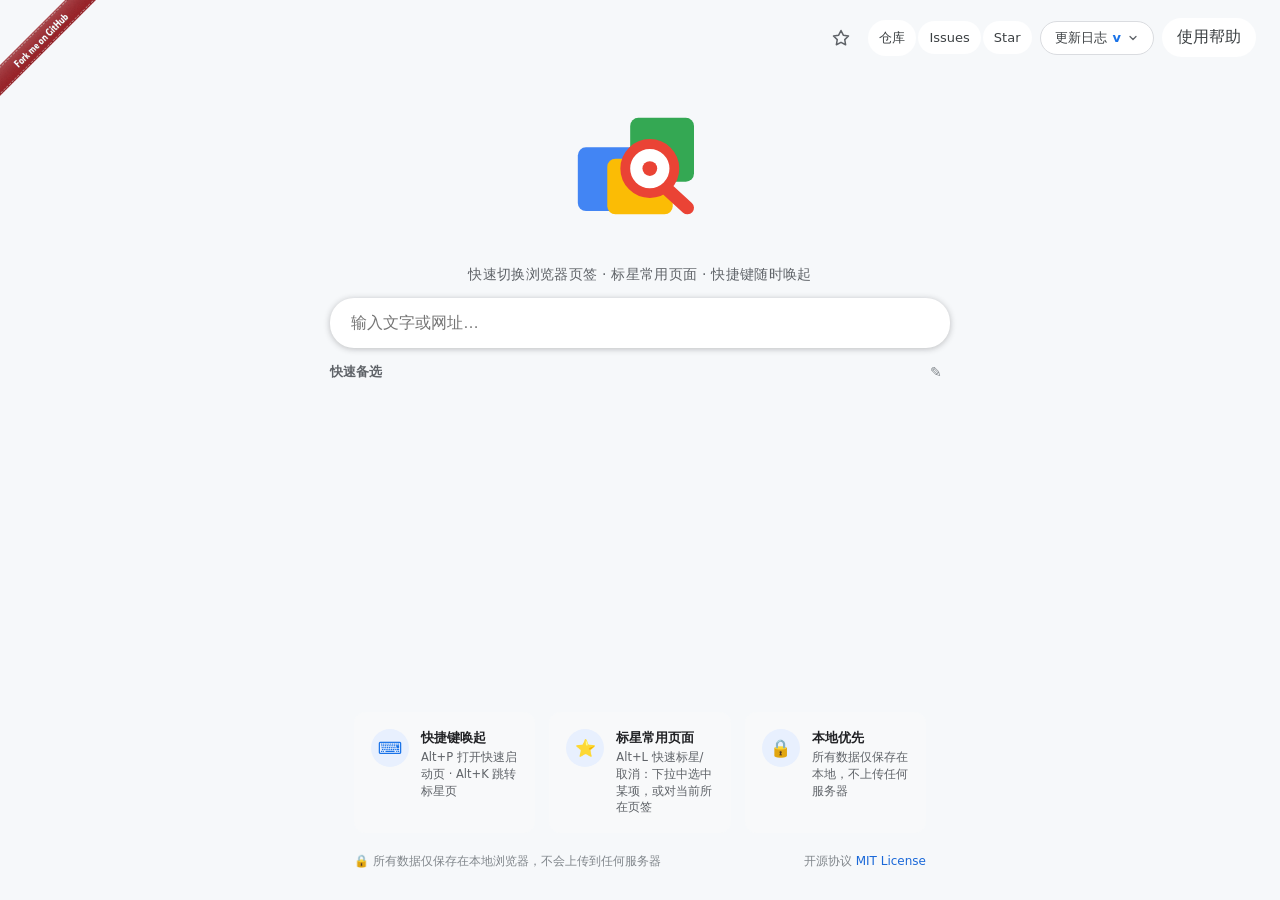
<file: index.html>
<!DOCTYPE html>
<html lang="zh">
<head>
  <meta charset="UTF-8" />
  <meta name="viewport" content="width=device-width, initial-scale=1.0" />
  <title>TabPilot 快速切换</title>
  <style>
    *, *::before, *::after { box-sizing: border-box; margin: 0; padding: 0; }

    /* ── 左上角 GitHub 角标 ───────────────────── */
    .fork-link {
      position: fixed;
      top: 0;
      left: 0;
      z-index: 50;
      width: 96px;
      height: 96px;
      display: block;
      overflow: hidden;
      opacity: .9;
      transition: opacity .2s;
    }

    .fork-link:hover { opacity: 1; }

    .fork-link img {
      width: 100%;
      height: 100%;
      object-fit: cover;
      display: block;
    }

    /* 确保 hidden 属性不被 display:flex 覆盖 */
    [hidden] { display: none !important; }

    body {
      font-family: "Segoe UI", system-ui, -apple-system, sans-serif;
      background: #f6f8fa;
      min-height: 100vh;
      display: flex;
      flex-direction: column;
      align-items: center;
    }

    /* ── 右上角帮助链接 ─────────────────────── */
    .top-links {
      position: absolute;
      top: 18px;
      right: 24px;
      z-index: 30;
      display: flex;
      align-items: center;
      gap: 8px;
    }

    .help-link {
      display: inline-flex;
      align-items: center;
      gap: 6px;
      padding: 8px 14px;
      font-size: 14px;
      font: inherit;
      color: #3c4043;
      background: #fff;
      border: 1px solid transparent;
      border-radius: 24px;
      text-decoration: none;
      cursor: pointer;
      transition: background .2s, border-color .2s;
    }

    .help-link:hover {
      background: #f1f3f4;
      border-color: #dadce0;
    }

    /* ── 轻提示 toast ───────────────────────── */
    .toast {
      position: fixed;
      left: 50%;
      bottom: 40px;
      transform: translateX(-50%);
      max-width: 80vw;
      padding: 10px 18px;
      font-size: 14px;
      color: #fff;
      background: rgba(32, 33, 36, .92);
      border-radius: 24px;
      box-shadow: 0 4px 16px rgba(0,0,0,.2);
      z-index: 1000;
      opacity: 0;
      pointer-events: none;
      transition: opacity .25s;
    }

    .toast.show { opacity: 1; }

    /* ── 主体 ─────────────────────────────── */
    .main {
      position: relative;
      flex: 1;
      width: 100%;
      display: flex;
      flex-direction: column;
      align-items: center;
      justify-content: flex-start;
      padding: 8vh 24px 40px;
    }

    .logo {
      width: 180px;
      height: 180px;
      display: flex;
      align-items: center;
      justify-content: center;
      margin-bottom: 14px;
      user-select: none;
    }

    .logo img {
      width: 100%;
      height: 100%;
      object-fit: contain;
    }

    /* ── 输入框 + 下拉 ─────────────────────── */
    .search-box {
      position: relative;
      width: 100%;
      max-width: 620px;
    }

    .search-box input {
      width: 100%;
      padding: 15px 44px 15px 20px;
      font-size: 16px;
      color: #202124;
      background: #fff;
      border: 1px solid #dfe1e5;
      border-radius: 24px;
      box-shadow: none;
      outline: none;
      transition: box-shadow .2s, border-color .2s;
    }

    .search-clear {
      position: absolute;
      right: 12px;
      top: 50%;
      transform: translateY(-50%);
      display: flex;
      align-items: center;
      justify-content: center;
      width: 28px;
      height: 28px;
      border: none;
      background: #f1f3f4;
      border-radius: 50%;
      color: #5f6368;
      cursor: pointer;
      padding: 0;
      transition: background .15s, color .15s;
    }

    .search-clear:hover { background: #e8eaed; color: #202124; }

    .search-clear svg { width: 16px; height: 16px; }

    .search-box input:hover {
      box-shadow: 0 1px 6px rgba(32,33,36,.18);
      border-color: rgba(223,225,229,0);
    }

    .search-box input:focus {
      box-shadow: 0 1px 6px rgba(32,33,36,.28);
      border-color: rgba(223,225,229,0);
    }

    .dropdown {
      position: absolute;
      left: 0;
      right: 0;
      top: calc(100% + 8px);
      z-index: 20;
      display: none;
      max-height: 340px;
      overflow-y: auto;
      background: #fff;
      border: 1px solid #dfe1e5;
      border-radius: 16px;
      box-shadow: 0 4px 16px rgba(32,33,36,.18);
      padding: 6px 0;
    }

    .dropdown.show { display: block; }

    .dropdown .dd-item {
      display: flex;
      align-items: center;
      gap: 12px;
      padding: 10px 16px;
      cursor: pointer;
    }

    .dropdown .dd-item:hover,
    .dropdown .dd-item.active {
      background: #f1f3f4;
    }

    .dropdown .dd-item img {
      width: 20px;
      height: 20px;
      flex-shrink: 0;
      border-radius: 4px;
    }

    .dropdown .dd-item .info {
      flex: 1;
      min-width: 0;
      display: flex;
      flex-direction: column;
      gap: 2px;
    }

    .dropdown .dd-item .t {
      font-size: 14px;
      color: #202124;
      white-space: nowrap;
      overflow: hidden;
      text-overflow: ellipsis;
    }

    .dropdown .dd-item .u {
      font-size: 12px;
      color: #80868b;
      white-space: nowrap;
      overflow: hidden;
      text-overflow: ellipsis;
    }

    /* ── 快速备选卡片 ───────────────────────── */
    .quick-cards {
      width: 100%;
      max-width: 620px;
      margin-top: 14px;
    }

    .qc-header {
      display: flex;
      align-items: center;
      justify-content: space-between;
      margin-bottom: 10px;
    }

    .qc-header .qc-ttl {
      font-size: 13px;
      font-weight: 600;
      color: #5f6368;
    }

    .qc-header .qc-edit-toggle {
      border: none;
      background: none;
      cursor: pointer;
      color: #80868b;
      padding: 2px 8px;
      border-radius: 6px;
      font-size: 14px;
    }

    .qc-header .qc-edit-toggle:hover { background: #f1f3f4; color: #202124; }

    .qc-view {
      display: grid;
      grid-template-columns: repeat(3, 1fr);
      gap: 12px;
    }

    .qc-chip {
      display: inline-flex;
      flex-direction: column;
      align-items: center;
      justify-content: center;
      gap: 3px;
      width: 100%;
      min-height: 62px;
      padding: 12px 16px;
      background: #fff;
      border: 1px solid #dadce0;
      border-radius: 14px;
      color: #3c4043;
      cursor: pointer;
      text-align: center;
      box-shadow: 0 1px 2px rgba(60,64,67,.08);
      transition: box-shadow .18s, border-color .18s, transform .12s;
    }

    .qc-chip:hover {
      box-shadow: 0 4px 14px rgba(60,64,67,.16);
      border-color: #1a73e8;
    }

    .qc-chip:active { transform: translateY(1px); }

    .qc-chip .lbl {
      font-size: 15px;
      font-weight: 600;
      color: #202124;
      width: 100%;
      overflow: hidden;
      text-overflow: ellipsis;
      white-space: nowrap;
    }

    .qc-chip .val {
      font-size: 12px;
      color: #5f6368;
      width: 100%;
      overflow: hidden;
      text-overflow: ellipsis;
      white-space: nowrap;
    }

    .qc-empty { font-size: 13px; color: #9aa0b0; }

    .qc-edit { display: flex; flex-direction: column; gap: 8px; }

    .qc-edit-row { display: flex; align-items: center; gap: 6px; }

    .qc-edit-row input {
      padding: 8px 10px;
      font-size: 13px;
      font-family: inherit;
      color: #202124;
      border: 1px solid #dfe1e5;
      border-radius: 8px;
      outline: none;
    }

    .qc-edit-row input:focus { border-color: #1a73e8; }

    .qc-edit-row .lbl-input { flex: 0 0 120px; }

    .qc-edit-row .val-input { flex: 1; min-width: 0; }

    .qc-ico {
      border: none;
      background: none;
      cursor: pointer;
      color: #5f6368;
      padding: 4px 6px;
      border-radius: 6px;
      font-size: 13px;
    }

    .qc-ico:hover { background: #f1f3f4; color: #202124; }
    .qc-ico.del:hover { color: #d93025; background: #fce8e6; }

    .qc-edit-footer { display: flex; align-items: center; gap: 10px; margin-top: 6px; }

    .qc-add {
      display: inline-flex;
      align-items: center;
      gap: 6px;
      padding: 8px 14px;
      border: 1px dashed #d0d0d0;
      border-radius: 20px;
      background: none;
      color: #5f6368;
      font-size: 13px;
      cursor: pointer;
    }

    .qc-add:hover { border-color: #1a73e8; color: #1a73e8; }
    .qc-add:disabled { opacity: .4; cursor: not-allowed; }

    .qc-done {
      margin-left: auto;
      padding: 8px 18px;
      font-size: 13px;
      font-weight: 600;
      color: #fff;
      background: #1a73e8;
      border: none;
      border-radius: 18px;
      cursor: pointer;
    }

    .qc-done:hover { background: #1b66c9; }

    /* ── 帮助浮窗 ─────────────────────────── */
    .modal-mask {
      position: fixed;
      inset: 0;
      z-index: 100;
      background: rgba(0,0,0,.45);
      display: none;
      align-items: center;
      justify-content: center;
      padding: 24px;
    }

    .modal-mask.show { display: flex; }

    .modal {
      width: auto;
      min-width: 760px;
      max-width: 90vw;
      background: #fff;
      border-radius: 16px;
      box-shadow: 0 12px 40px rgba(0,0,0,.2);
      padding: 32px 40px;
    }

    .modal h2 {
      font-size: 22px;
      font-weight: 600;
      color: #202124;
      margin-bottom: 18px;
    }

    .modal ol {
      margin: 0;
      padding-left: 20px;
      display: flex;
      flex-direction: column;
      gap: 10px;
    }

    .modal li {
      font-size: 16px;
      line-height: 1.9;
      color: #3c4043;
      white-space: nowrap;
    }

    .modal li b { color: #1a73e8; font-weight: 600; }

    .modal li a {
      color: #1a68d8;
      text-decoration: underline;
      cursor: pointer;
    }
    .modal li a:hover { color: #174ea6; }

    .modal .modal-close {
      margin-top: 22px;
      width: 100%;
      padding: 12px;
      font-size: 14px;
      font-weight: 600;
      color: #fff;
      background: #1a73e8;
      border: none;
      border-radius: 8px;
      cursor: pointer;
      transition: background .2s;
    }

    .modal .modal-close:hover { background: #1b66c9; }

    /* ── 顶部星形跳转按钮 ───────────────────── */
    .top-star {
      display: inline-flex;
      align-items: center;
      justify-content: center;
      width: 38px;
      height: 38px;
      border: 1px solid transparent;
      border-radius: 50%;
      background: none;
      color: #5f6368;
      cursor: pointer;
      transition: color .2s, background .2s, border-color .2s;
    }

    .top-star:hover { color: #f5a623; background: #f1f3f4; border-color: #dadce0; }
    .top-star.active { color: #f5a623; }

    /* ── 下拉项星标按钮 ─────────────────────── */
    .dropdown .dd-item .star-btn {
      opacity: 0;
      flex-shrink: 0;
      display: inline-flex;
      align-items: center;
      justify-content: center;
      width: 26px;
      height: 26px;
      border: none;
      border-radius: 6px;
      background: none;
      color: #5f6368;
      cursor: pointer;
      padding: 0;
      transition: opacity .15s, color .15s, background .15s, transform .15s;
    }

    .dropdown .dd-item:hover .star-btn,
    .dropdown .dd-item .star-btn.starred { opacity: 1; }

    .dropdown .dd-item .star-btn:hover {
      color: #f5a623;
      background: rgba(245,166,35,.14);
      transform: scale(1.12);
    }

    .dropdown .dd-item .star-btn.starred { color: #f5a623; }
    .dropdown .dd-item .star-btn.starred:hover { color: #d93025; background: rgba(217,48,37,.1); }

    /* ── 更新日志 ───────────────────────────── */
    .changelog-chip {
      display: inline-flex;
      align-items: center;
      gap: 6px;
      padding: 7px 14px;
      font-size: 13px;
      font-weight: 500;
      font-family: inherit;
      color: #3c4043;
      background: #fff;
      border: 1px solid #dadce0;
      border-radius: 24px;
      cursor: pointer;
      transition: background .2s, border-color .2s;
    }

    .changelog-chip:hover { background: #f1f3f4; border-color: #dadce0; }

    .changelog-chip .chip-ver {
      font-weight: 600;
      color: #1a73e8;
    }

    .changelog-chip svg {
      width: 12px;
      height: 12px;
      color: #5f6368;
    }

    /* 更新日志浮窗内容 */
    .modal-cl { min-width: 620px; }

    .cl-head {
      display: flex;
      align-items: center;
      justify-content: space-between;
      margin-bottom: 8px;
    }

    .cl-head h2 { margin-bottom: 0; }

    .cl-close {
      width: 30px;
      height: 30px;
      display: flex;
      align-items: center;
      justify-content: center;
      border: none;
      border-radius: 50%;
      background: none;
      color: #5f6368;
      font-size: 15px;
      cursor: pointer;
      transition: background .15s, color .15s;
    }

    .cl-close:hover { background: #f1f3f4; color: #202124; }

    .cl-versions {
      display: flex;
      flex-direction: column;
      max-height: 46vh;
      overflow-y: auto;
    }

    .cl-ver {
      padding: 16px 0;
      border-bottom: 1px solid #e8eaed;
    }

    .cl-ver:first-child { padding-top: 4px; }
    .cl-ver:last-child { border-bottom: none; }

    .cl-ver-row {
      display: flex;
      align-items: center;
      gap: 10px;
      margin-bottom: 10px;
    }

    .cl-ver-chip {
      font-size: 13px;
      font-weight: 600;
      color: #1a68d8;
      background: #e8f0fe;
      border-radius: 6px;
      padding: 2px 8px;
    }

    .cl-ver-date { font-size: 12px; color: #80868b; }

    .cl-ver-badge {
      font-size: 11px;
      font-weight: 600;
      color: #fff;
      background: #1a73e8;
      border-radius: 999px;
      padding: 2px 10px;
    }

    .cl-items {
      list-style: none;
      margin: 0;
      padding: 0;
      display: flex;
      flex-direction: column;
      gap: 8px;
    }

    .cl-item {
      display: flex;
      align-items: flex-start;
      gap: 8px;
      font-size: 14px;
      line-height: 1.6;
      color: #3c4043;
    }

    .cl-tag {
      flex-shrink: 0;
      font-size: 11px;
      font-weight: 600;
      border-radius: 6px;
      padding: 1px 7px;
      margin-top: 3px;
    }

    .cl-tag-new { color: #1a68d8; background: #e8f0fe; }
    .cl-tag-fix, .cl-tag-imp { color: #5f6368; background: #f1f3f4; }

    .cl-foot {
      display: flex;
      align-items: center;
      justify-content: space-between;
      gap: 12px;
      margin-top: 20px;
    }

    .cl-gh-link {
      font-size: 13px;
      color: #1a68d8;
      text-decoration: none;
      cursor: pointer;
    }

    .cl-gh-link:hover { text-decoration: underline; }

    .cl-done {
      padding: 10px 26px;
      font-size: 14px;
      font-weight: 600;
      color: #fff;
      background: #1a73e8;
      border: none;
      border-radius: 8px;
      cursor: pointer;
      transition: background .2s;
    }

    .cl-done:hover { background: #1b66c9; }

    /* ── GitHub 入口组 ───────────────────────── */
    .gh-group {
      display: inline-flex;
      align-items: center;
      gap: 2px;
    }

    .gh-group .help-link {
      padding: 8px 10px;
      font-size: 13px;
    }

    /* ── 页脚 ───────────────────────────────── */
    .page-footer {
      width: 100%;
      max-width: 620px;
      margin: 20px auto 30px;
      display: flex;
      align-items: center;
      justify-content: space-between;
      gap: 12px;
      padding: 0 24px;
      font-size: 12px;
      color: #80868b;
    }

    .page-footer a {
      color: #1a68d8;
      text-decoration: none;
      cursor: pointer;
    }

    .page-footer a:hover { text-decoration: underline; }

    /* ── 一句话定位 ───────────────────────── */
    .tagline {
      margin: 0 0 14px;
      text-align: center;
      font-size: 14px;
      color: #5f6368;
      letter-spacing: .3px;
    }

    /* ── 核心特性列表 ─────────────────────── */
    .features {
      width: 100%;
      max-width: 620px;
      margin: 6px auto 0;
      padding: 0 24px;
      display: grid;
      grid-template-columns: repeat(3, 1fr);
      gap: 14px;
    }

    .feature-item {
      display: flex;
      align-items: flex-start;
      gap: 12px;
      padding: 16px 16px;
      background: #f8f9fa;
      border: 1px solid transparent;
      border-radius: 12px;
    }

    .feature-icon {
      width: 38px;
      height: 38px;
      flex-shrink: 0;
      display: inline-flex;
      align-items: center;
      justify-content: center;
      font-size: 17px;
      background: #e8f0fe;
      color: #1a73e8;
      border-radius: 50%;
    }

    .feature-text {
      display: flex;
      flex-direction: column;
      gap: 2px;
      min-width: 0;
    }

    .feature-text strong {
      font-size: 13px;
      color: #202124;
    }

    .feature-text span {
      font-size: 11.5px;
      color: #5f6368;
      line-height: 1.45;
    }

    @media (max-width: 560px) {
      .features { grid-template-columns: 1fr; }
    }
  </style>
</head>
<body>
  <a id="fork-link" class="fork-link" href="https://github.com/biabiatiano/TabPilot/fork" target="_blank" rel="noopener" title="Fork TabPilot">
    <img src="forkme.png" alt="Fork me on GitHub" />
  </a>
  <div class="top-links">
    <button type="button" id="index-star-btn" class="top-star" title="暂无标星的页面，请在下拉中给某页点星">
      <svg width="18" height="18" viewBox="0 0 24 24" fill="none" stroke="currentColor" stroke-width="2" stroke-linecap="round" stroke-linejoin="round">
        <polygon points="12 2 15.09 8.26 22 9.27 17 14.14 18.18 21.02 12 17.77 5.82 21.02 7 14.14 2 9.27 8.91 8.26 12 2"/>
      </svg>
    </button>
    <span class="gh-group">
      <a class="help-link" id="gh-repo" href="#" role="button" title="GitHub 仓库">仓库</a>
      <a class="help-link" id="gh-issues" href="#" role="button" title="提交 Issue">Issues</a>
      <a class="help-link" id="gh-star" href="#" role="button" title="给项目点 Star">Star</a>
    </span>
    <button type="button" id="changelog-btn" class="changelog-chip" title="查看更新日志">
      <span>更新日志</span>
      <span class="chip-ver">v<span id="cl-ver-label"></span></span>
      <svg viewBox="0 0 24 24" fill="none" stroke="currentColor" stroke-width="2.5" stroke-linecap="round" stroke-linejoin="round"><polyline points="6 9 12 15 18 9"/></svg>
    </button>
    <a class="help-link" id="help-link" href="#" role="button">
      使用帮助
    </a>
  </div>

  <main class="main">
    <div class="logo">
      <img
        src="logo.svg"
        alt="TabPilot"
        draggable="false"
      />
    </div>
    <p class="tagline">快速切换浏览器页签 · 标星常用页面 · 快捷键随时唤起</p>

    <div class="search-box">
      <input type="text" id="query" placeholder="输入文字或网址…" autocomplete="off" autocapitalize="off" spellcheck="false" />
      <button type="button" id="search-clear" class="search-clear" title="清除" hidden aria-label="清除">
        <svg viewBox="0 0 24 24" fill="none" stroke="currentColor" stroke-width="2" stroke-linecap="round">
          <path d="M6 6l12 12M18 6L6 18" />
        </svg>
      </button>
      <div class="dropdown" id="dropdown"></div>
    </div>

    <!-- 快速备选卡片 -->
    <div class="quick-cards">
      <div class="qc-header">
        <span class="qc-ttl">快速备选</span>
        <button class="qc-edit-toggle" id="qc-edit-toggle" title="管理卡片">✎</button>
      </div>
      <div class="qc-view" id="qc-view"></div>
      <div class="qc-edit" id="qc-edit" hidden></div>
    </div>
  </main>

  <!-- 核心特性列表 -->
  <section class="features">
    <div class="feature-item">
      <span class="feature-icon">⌨</span>
      <div class="feature-text">
        <strong>快捷键唤起</strong>
        <span>Alt+P 打开快速启动页 · Alt+K 跳转标星页</span>
      </div>
    </div>
    <div class="feature-item">
      <span class="feature-icon">⭐</span>
      <div class="feature-text">
        <strong>标星常用页面</strong>
        <span>Alt+L 快速标星/取消：下拉中选中某项，或对当前所在页签</span>
      </div>
    </div>
    <div class="feature-item">
      <span class="feature-icon">🔒</span>
      <div class="feature-text">
        <strong>本地优先</strong>
        <span>所有数据仅保存在本地，不上传任何服务器</span>
      </div>
    </div>
  </section>

  <!-- 页脚：隐私声明 + 开源协议 -->
  <footer class="page-footer">
    <span class="footer-privacy">🔒 所有数据仅保存在本地浏览器，不会上传到任何服务器</span>
    <span class="footer-license">
      开源协议 <a id="license-link" href="#" role="button">MIT License</a>
    </span>
  </footer>

  <!-- 帮助浮窗 -->
  <div class="modal-mask" id="help-modal">
    <div class="modal">
      <h2>使用帮助</h2>
      <ol>
        <li>在输入框中<b>输入文字或网址</b>，下方会实时展示浏览器已打开的、与之匹配的页签。</li>
        <li>使用 <b>鼠标点击</b> 或 <b>↑/↓ 键</b> 选中某个下拉项，按 <b>Enter</b> 即可跳转到对应页签。</li>
        <li>若输入的是<b>网址</b>且当前没有匹配的页签，按 <b>Enter</b> 会用新页签打开该网址。</li>
        <li>按 <b>Esc</b> 可收起下拉列表。</li>
        <li>按 <b>Alt+P</b> 可随时打开本快速启动页（可到 <a id="shortcuts-link" href="#" title="打开快捷键设置页面">chrome://extensions/shortcuts</a> 自定义快捷键）。</li>
        <li>按 <b>Alt+K</b> 可一键跳转到你标星的页面（在弹窗中给某标签页点星后即可生效）。</li>
        <li>按 <b>Alt+L</b> 可快速<b>标星/取消标星</b>：在本页下拉中选中某项，或对当前所在的普通页签执行（会以系统通知提示）。</li>
      </ol>
      <button class="modal-close" id="modal-close">知道了</button>
    </div>
  </div>

  <!-- 更新日志浮窗 -->
  <div class="modal-mask" id="changelog-modal">
    <div class="modal modal-cl">
      <div class="cl-head">
        <h2>更新日志</h2>
        <button type="button" class="cl-close" id="cl-close" title="关闭">✕</button>
      </div>
      <div class="cl-versions" id="cl-versions">
        <!-- 由 index.js 渲染版本条目 -->
      </div>
      <div class="cl-foot">
        <a class="cl-gh-link" id="cl-gh-link" href="#" role="button">在 GitHub 查看完整更新 →</a>
        <button class="cl-done" id="cl-done">知道了</button>
      </div>
    </div>
  </div>

  <div class="toast" id="toast"></div>
  <script src="index.js"></script>
</body>
</html>
</file>
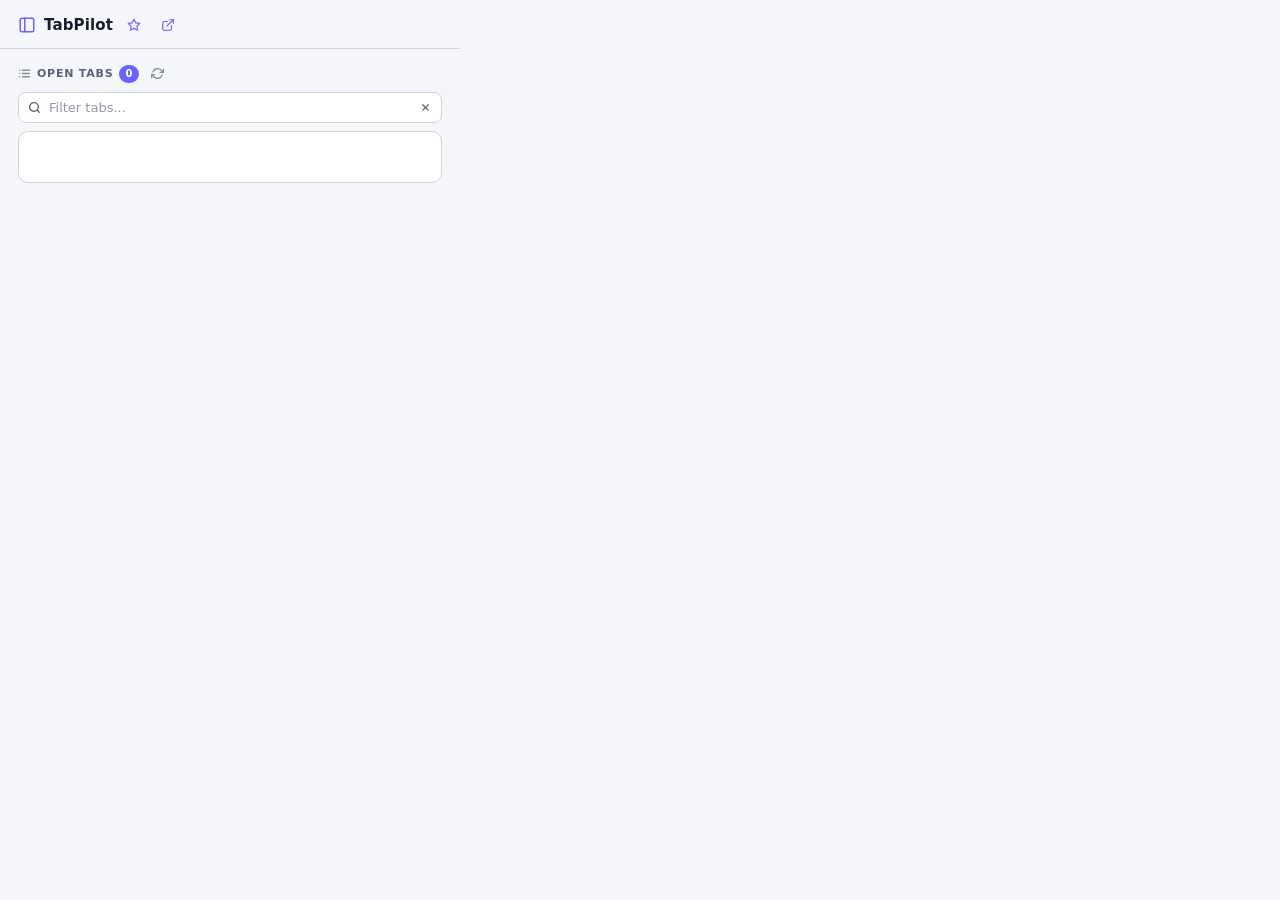
<file: popup.html>
<!DOCTYPE html>
<html lang="zh-CN">
<head>
  <meta charset="UTF-8" />
  <meta name="viewport" content="width=device-width, initial-scale=1.0" />
  <title>TabPilot</title>
  <link rel="stylesheet" href="popup.css" />
</head>
<body>
  <!-- Toast Container -->
  <div id="toast-container"></div>

  <!-- Header -->
  <header class="header">
    <div class="header-title">
      <svg width="18" height="18" viewBox="0 0 24 24" fill="none" stroke="currentColor" stroke-width="2" stroke-linecap="round" stroke-linejoin="round">
        <rect x="3" y="3" width="18" height="18" rx="2"/>
        <line x1="9" y1="3" x2="9" y2="21"/>
      </svg>
      TabPilot
      <button id="star-btn" class="btn btn-ghost btn-sm star-btn" title="Go to starred tab">
        <svg id="star-icon" width="14" height="14" viewBox="0 0 24 24" fill="none" stroke="currentColor" stroke-width="2" stroke-linecap="round" stroke-linejoin="round">
          <polygon points="12 2 15.09 8.26 22 9.27 17 14.14 18.18 21.02 12 17.77 5.82 21.02 7 14.14 2 9.27 8.91 8.26 12 2"/>
        </svg>
      </button>
      <button id="demo-btn" class="btn btn-ghost btn-sm" title="Open Index Page">
        <svg width="14" height="14" viewBox="0 0 24 24" fill="none" stroke="currentColor" stroke-width="2" stroke-linecap="round" stroke-linejoin="round">
          <path d="M18 13v6a2 2 0 0 1-2 2H5a2 2 0 0 1-2-2V8a2 2 0 0 1 2-2h6"/>
          <polyline points="15 3 21 3 21 9"/>
          <line x1="10" y1="14" x2="21" y2="3"/>
        </svg>
      </button>
    </div>
  </header>

  <main class="main">

    <!-- Section: Open Tabs -->
    <section class="section section-tabs">
      <div class="section-label">
        <svg width="13" height="13" viewBox="0 0 24 24" fill="none" stroke="currentColor" stroke-width="2.5" stroke-linecap="round" stroke-linejoin="round">
          <line x1="8" y1="6" x2="21" y2="6"/>
          <line x1="8" y1="12" x2="21" y2="12"/>
          <line x1="8" y1="18" x2="21" y2="18"/>
          <line x1="3" y1="6" x2="3.01" y2="6"/>
          <line x1="3" y1="12" x2="3.01" y2="12"/>
          <line x1="3" y1="18" x2="3.01" y2="18"/>
        </svg>
        Open Tabs
        <span id="tab-count" class="badge">0</span>
        <button id="refresh-tabs-btn" class="btn btn-ghost btn-sm" title="Refresh tabs">
          <svg id="refresh-icon" width="13" height="13" viewBox="0 0 24 24" fill="none" stroke="currentColor" stroke-width="2.5" stroke-linecap="round" stroke-linejoin="round">
            <polyline points="23 4 23 10 17 10"/>
            <polyline points="1 20 1 14 7 14"/>
            <path d="M3.51 9a9 9 0 0 1 14.85-3.36L23 10M1 14l4.64 4.36A9 9 0 0 0 20.49 15"/>
          </svg>
        </button>
      </div>
      <div class="search-wrap">
        <svg class="search-icon" width="13" height="13" viewBox="0 0 24 24" fill="none" stroke="currentColor" stroke-width="2.5" stroke-linecap="round" stroke-linejoin="round">
          <circle cx="11" cy="11" r="8"/>
          <line x1="21" y1="21" x2="16.65" y2="16.65"/>
        </svg>
        <input type="text" id="search-input" class="search-input" placeholder="Filter tabs..." autocomplete="off" />
        <button id="search-clear-btn" class="search-clear-btn" title="Clear">
          <svg width="11" height="11" viewBox="0 0 24 24" fill="none" stroke="currentColor" stroke-width="2.5" stroke-linecap="round" stroke-linejoin="round">
            <line x1="18" y1="6" x2="6" y2="18"/>
            <line x1="6" y1="6" x2="18" y2="18"/>
          </svg>
        </button>
      </div>
      <div id="tab-list" class="tab-list">
    </section>

  </main>

  <script src="popup.js"></script>
</body>
</html>
</file>
<file: popup.css>
/* ============================================
   TabPilot — Popup Styles
   ============================================ */

*, *::before, *::after {
  box-sizing: border-box;
  margin: 0;
  padding: 0;
}

:root {
  --bg:         #f5f6fa;
  --surface:    #ffffff;
  --surface-2:  #eef0f5;
  --border:     #d1d5db;
  --accent:     #6c63ff;
  --accent-h:   #8b83ff;
  --text:       #1a1d27;
  --text-2:     #5a6178;
  --error:      #e74c3c;
  --success:    #16a085;
  --radius:     10px;
  --transition: 0.18s ease;
}

html, body {
  width: 460px;
  min-height: 120px;
  font-family: "Segoe UI", system-ui, -apple-system, sans-serif;
  font-size: 13px;
  background: var(--bg);
  color: var(--text);
  overflow-x: hidden;
}

/* ── Toast ─────────────────────────────────── */
#toast-container {
  position: fixed;
  top: 12px;
  left: 50%;
  transform: translateX(-50%);
  z-index: 9999;
  display: flex;
  flex-direction: column;
  gap: 6px;
  pointer-events: none;
  width: calc(100% - 24px);
}

.toast {
  padding: 9px 14px;
  border-radius: 8px;
  font-size: 12px;
  font-weight: 500;
  line-height: 1.4;
  display: flex;
  align-items: center;
  gap: 7px;
  box-shadow: 0 4px 16px rgba(0,0,0,0.35);
  animation: toastIn 0.22s cubic-bezier(0.34, 1.56, 0.64, 1) forwards;
  pointer-events: auto;
}

.toast.toast-out {
  animation: toastOut 0.2s ease forwards;
}

.toast-success {
  background: #e8f8f5;
  color: #16a085;
  border: 1px solid rgba(22, 160, 133, 0.3);
}

.toast-error {
  background: #fdeaea;
  color: #e74c3c;
  border: 1px solid rgba(231, 76, 60, 0.3);
}

@keyframes toastIn {
  from { opacity: 0; transform: translateY(-10px) scale(0.92); }
  to   { opacity: 1; transform: translateY(0)    scale(1); }
}

@keyframes toastOut {
  from { opacity: 1; transform: translateY(0); }
  to   { opacity: 0; transform: translateY(-6px); }
}

/* ── Header ─────────────────────────────────── */
.header {
  padding: 14px 18px 12px;
  border-bottom: 1px solid var(--border);
  display: flex;
  align-items: center;
  justify-content: space-between;
}

.header-title {
  display: flex;
  align-items: center;
  gap: 8px;
  font-size: 15px;
  font-weight: 700;
  color: var(--text);
  letter-spacing: 0.01em;
}

.header-title svg {
  color: var(--accent);
  flex-shrink: 0;
}

/* ── Main ─────────────────────────────────── */
.main {
  padding: 14px 18px 18px;
  display: flex;
  flex-direction: column;
  gap: 14px;
}

/* ── Sections ──────────────────────────────── */
.section {
  display: flex;
  flex-direction: column;
  gap: 8px;
}

.section-tabs {
  min-height: 0;
}

.section-label {
  display: flex;
  align-items: center;
  gap: 6px;
  font-size: 11px;
  font-weight: 600;
  text-transform: uppercase;
  letter-spacing: 0.07em;
  color: var(--text-2);
}

.section-label svg {
  opacity: 0.7;
  flex-shrink: 0;
}

/* ── Buttons ──────────────────────────────── */
.btn {
  display: inline-flex;
  align-items: center;
  justify-content: center;
  gap: 6px;
  padding: 8px 14px;
  border-radius: 8px;
  border: none;
  font-size: 13px;
  font-family: inherit;
  font-weight: 600;
  cursor: pointer;
  transition: background var(--transition), transform var(--transition), box-shadow var(--transition), opacity var(--transition);
  white-space: nowrap;
  user-select: none;
}

.btn:active {
  transform: translateY(1px);
}

.btn:disabled {
  opacity: 0.45;
  cursor: not-allowed;
  transform: none;
}

.btn-ghost {
  background: transparent;
  color: var(--text-2);
  padding: 4px 6px;
  border-radius: 6px;
}

.btn-ghost:hover:not(:disabled) {
  background: var(--surface-2);
  color: var(--text);
}

.btn-sm {
  padding: 4px 6px;
  font-size: 11px;
}

/* ── Badge ─────────────────────────────────── */
.badge {
  display: inline-flex;
  align-items: center;
  justify-content: center;
  min-width: 20px;
  height: 18px;
  padding: 0 5px;
  background: var(--accent);
  color: #fff;
  border-radius: 9px;
  font-size: 10px;
  font-weight: 700;
  line-height: 1;
}

/* ── Search Input ──────────────────────────── */
.search-wrap {
  position: relative;
  display: flex;
  align-items: center;
}

.search-icon {
  position: absolute;
  left: 10px;
  color: var(--text-2);
  pointer-events: none;
  flex-shrink: 0;
}

.search-input {
  width: 100%;
  background: var(--surface);
  border: 1px solid var(--border);
  border-radius: 8px;
  color: var(--text);
  font-size: 13px;
  font-family: inherit;
  padding: 7px 30px 7px 30px;
  outline: none;
  transition: border-color var(--transition), box-shadow var(--transition);
}

.search-input:focus {
  border-color: var(--accent);
  box-shadow: 0 0 0 3px rgba(108, 99, 255, 0.15);
}

.search-input::placeholder {
  color: var(--text-2);
  opacity: 0.65;
}

.search-clear-btn {
  position: absolute;
  right: 8px;
  background: transparent;
  border: none;
  color: var(--text-2);
  cursor: pointer;
  padding: 3px;
  border-radius: 4px;
  display: flex;
  align-items: center;
  justify-content: center;
  transition: color var(--transition), background var(--transition);
}

.search-clear-btn:hover {
  color: var(--text);
  background: var(--surface-2);
}

/* ── Tab List ──────────────────────────────── */
.tab-list {
  background: var(--surface);
  border: 1px solid var(--border);
  border-radius: var(--radius);
  overflow-y: auto;
  max-height: 360px;
  min-height: 52px;
  scrollbar-width: thin;
  scrollbar-color: var(--border) transparent;
}

.tab-list::-webkit-scrollbar {
  width: 5px;
}

.tab-list::-webkit-scrollbar-track {
  background: transparent;
}

.tab-list::-webkit-scrollbar-thumb {
  background: var(--border);
  border-radius: 3px;
}

.tab-list::-webkit-scrollbar-thumb:hover {
  background: var(--text-2);
}

.tab-list-empty {
  padding: 16px;
  text-align: center;
  color: var(--text-2);
  font-size: 12px;
}

.tab-item {
  display: flex;
  align-items: center;
  gap: 10px;
  padding: 9px 12px;
  cursor: pointer;
  border-bottom: 1px solid var(--border);
  transition: background var(--transition);
  position: relative;
  user-select: none;
}

.tab-item:last-child {
  border-bottom: none;
}

.tab-item:hover {
  background: var(--surface-2);
}

.tab-item.active {
  background: #e8e5ff;
  border-left: 3px solid var(--accent);
  padding-left: 9px;
}

.tab-favicon {
  width: 16px;
  height: 16px;
  border-radius: 3px;
  object-fit: contain;
  flex-shrink: 0;
  background: var(--surface-2);
}

.tab-favicon-placeholder {
  width: 16px;
  height: 16px;
  border-radius: 3px;
  background: #e8eaef;
  flex-shrink: 0;
  display: flex;
  align-items: center;
  justify-content: center;
}

.tab-favicon-placeholder svg {
  width: 10px;
  height: 10px;
  color: #9aa0b0;
}

.tab-info {
  flex: 1;
  min-width: 0;
}

.tab-title {
  font-size: 12px;
  font-weight: 500;
  color: var(--text);
  white-space: nowrap;
  overflow: hidden;
  text-overflow: ellipsis;
  line-height: 1.3;
}

.tab-url {
  font-size: 10.5px;
  color: var(--text-2);
  white-space: nowrap;
  overflow: hidden;
  text-overflow: ellipsis;
  line-height: 1.3;
  margin-top: 1px;
}

.tab-index {
  font-size: 10px;
  font-weight: 700;
  color: var(--accent);
  background: rgba(108, 99, 255, 0.12);
  border-radius: 4px;
  padding: 1px 5px;
  flex-shrink: 0;
  line-height: 1.5;
}

/* ── Star Button (header) ─────────────────── */
.star-btn {
  color: var(--text-2);
  transition: color var(--transition), background var(--transition), transform var(--transition);
}

.star-btn:hover {
  background: var(--surface-2);
  color: #f5a623;
}

.star-btn.active {
  color: #f5a623;
  background: rgba(245, 166, 35, 0.12);
}

.star-btn.active:hover {
  background: rgba(245, 166, 35, 0.2);
}

/* ── Tab Star Button ─────────────────────── */
.tab-star-btn {
  opacity: 0;
  background: transparent;
  border: none;
  color: var(--text-2);
  cursor: pointer;
  padding: 2px;
  border-radius: 4px;
  display: flex;
  align-items: center;
  transition: opacity var(--transition), color var(--transition), background var(--transition), transform 0.15s ease;
  flex-shrink: 0;
}

.tab-item:hover .tab-star-btn {
  opacity: 1;
}

.tab-star-btn:hover {
  color: #f5a623;
  background: rgba(245, 166, 35, 0.12);
  transform: scale(1.15);
}

.tab-star-btn.starred {
  opacity: 1;
  color: #f5a623;
}

.tab-star-btn.starred:hover {
  color: var(--error);
  background: rgba(231, 76, 60, 0.1);
}

/* ── Starred Tab Item ─────────────────────── */
.tab-item.starred {
  background: #fffbf0;
}

.tab-item.starred:hover {
  background: #fff8e8;
}

/* ── Refresh spin ──────────────────────────── */
#refresh-icon {
  transition: transform 0.4s ease;
}

.spinning #refresh-icon {
  animation: spin 0.5s linear;
}

@keyframes spin {
  from { transform: rotate(0deg); }
  to   { transform: rotate(360deg); }
}

/* ── Active indicator dot ───────────────────── */
.dot-active {
  width: 6px;
  height: 6px;
  border-radius: 50%;
  background: var(--success);
  flex-shrink: 0;
}
</file>
